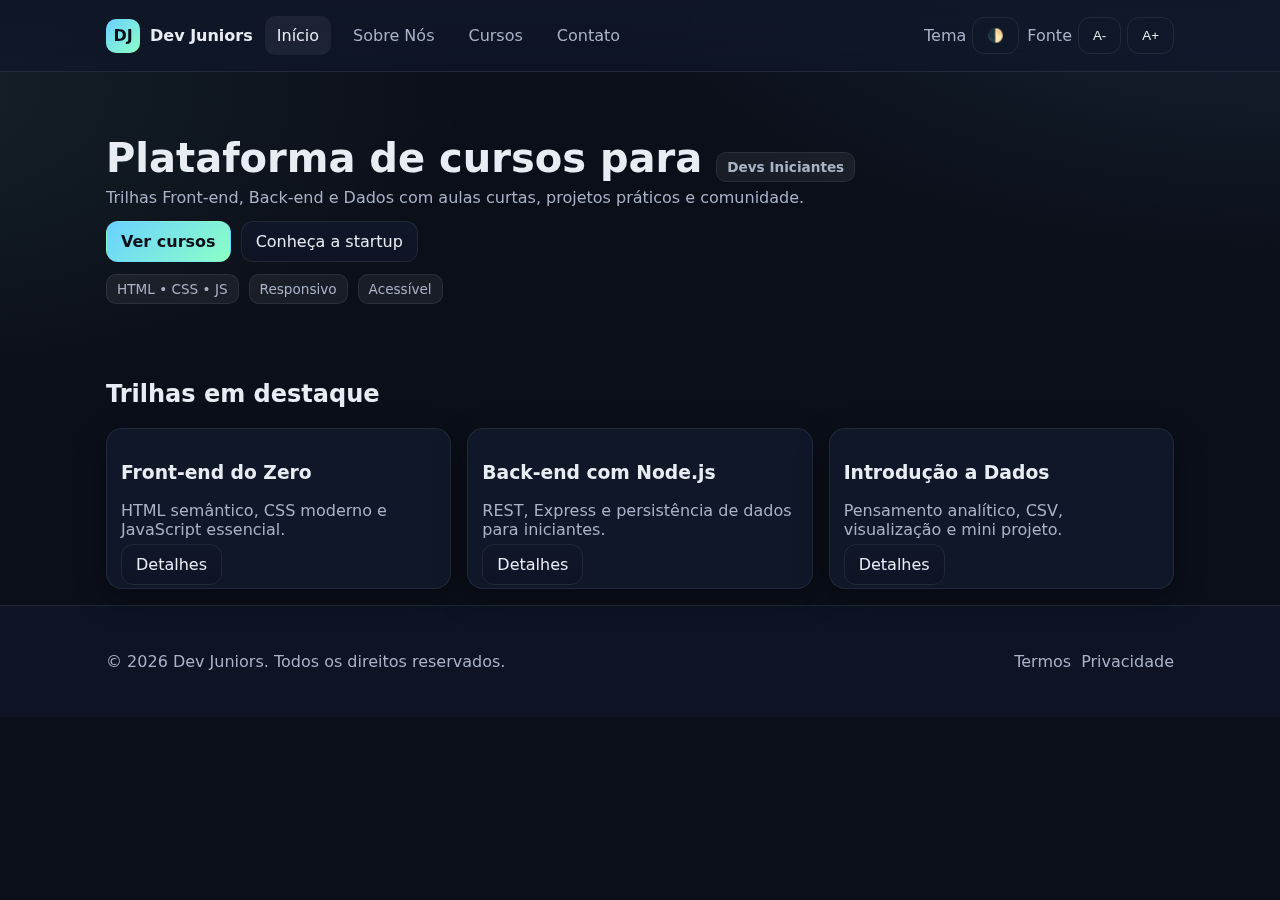
<file: index.html>
<!DOCTYPE html>
<html lang="pt-BR">
<head>
  <meta charset="UTF-8">
  <meta name="viewport" content="width=device-width, initial-scale=1">
  <title>Dev Juniors • Início</title>
  <meta name="description" content="Plataforma de cursos de tecnologia para iniciantes (dev juniors).">
  <link href="style.css" rel="stylesheet">
</head>
<body>

<header class="topbar" role="banner">
  <div class="container row">
    <a class="logo" href="index.html">
      <span class="logo-badge">DJ</span><span>Dev Juniors</span>
    </a>
    <nav class="nav" aria-label="Navegação principal">
      <a href="index.html" class="active">Início</a>
      <a href="sobre.html">Sobre Nós</a>
      <a href="servicos.html">Cursos</a>
      <a href="contato.html">Contato</a>
    </nav>
    <div class="spacer"></div>
    <div class="controls">
      <div class="theme-toggle">
        <span class="muted">Tema</span>
        <button class="btn btn-ghost" id="theme-toggle" aria-label="Alternar tema">🌓</button>
      </div>
      <div class="theme-toggle">
        <span class="muted">Fonte</span>
        <button class="btn btn-ghost" id="font-dec" aria-label="Diminuir fonte">A-</button>
        <button class="btn btn-ghost" id="font-inc" aria-label="Aumentar fonte">A+</button>
      </div>
    </div>
  </div>
</header>

<main>
  <section class="hero">
    <div class="container">
      <h1>Plataforma de cursos para <span class="badge">Devs Iniciantes</span></h1>
      <p>Trilhas Front-end, Back-end e Dados com aulas curtas, projetos práticos e comunidade.</p>
      <div class="row" style="gap:10px">
        <a class="btn btn-primary" href="servicos.html">Ver cursos</a>
        <a class="btn" href="sobre.html">Conheça a startup</a>
      </div>
      <div class="row" style="gap:10px; margin-top:12px">
        <span class="badge">HTML • CSS • JS</span>
        <span class="badge">Responsivo</span>
        <span class="badge">Acessível</span>
      </div>
    </div>
  </section>

  <section>
    <div class="container">
      <h2>Trilhas em destaque</h2>
      <div class="grid">
        <article class="card">
          <div class="body">
            <h3>Front-end do Zero</h3>
            <p class="muted">HTML semântico, CSS moderno e JavaScript essencial.</p>
            <a class="btn" href="servicos.html">Detalhes</a>
          </div>
        </article>
        <article class="card">
          <div class="body">
            <h3>Back-end com Node.js</h3>
            <p class="muted">REST, Express e persistência de dados para iniciantes.</p>
            <a class="btn" href="servicos.html">Detalhes</a>
          </div>
        </article>
        <article class="card">
          <div class="body">
            <h3>Introdução a Dados</h3>
            <p class="muted">Pensamento analítico, CSV, visualização e mini projeto.</p>
            <a class="btn" href="servicos.html">Detalhes</a>
          </div>
        </article>
      </div>
    </div>
  </section>
</main>

<footer role="contentinfo">
  <div class="container row" style="justify-content:space-between; align-items:center">
    <span>© <span id="y"></span> Dev Juniors. Todos os direitos reservados.</span>
    <div class="row" style="gap:10px">
      <a href="#" aria-label="Termos de uso">Termos</a>
      <a href="#" aria-label="Política de privacidade">Privacidade</a>
    </div>
  </div>
</footer>
<script src="app.js"></script>

</body>
</html>
</file>
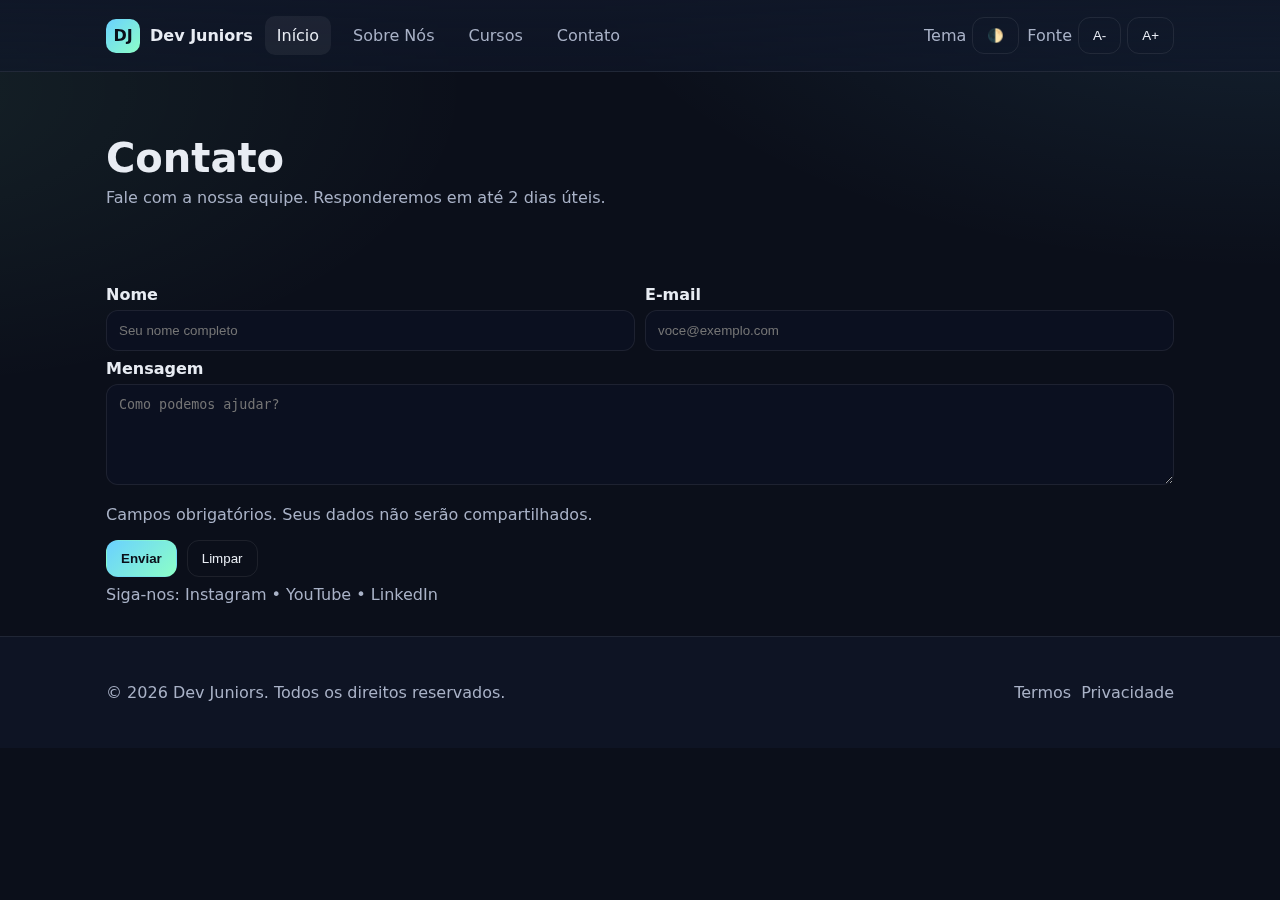
<file: contato.html>
<!DOCTYPE html>
<html lang="pt-BR">
<head>
  <meta charset="UTF-8">
  <meta name="viewport" content="width=device-width, initial-scale=1">
  <title>Dev Juniors • Contato</title>
  <link href="style.css" rel="stylesheet">
</head>
<body>

<header class="topbar" role="banner">
  <div class="container row">
    <a class="logo" href="index.html">
      <span class="logo-badge">DJ</span><span>Dev Juniors</span>
    </a>
    <nav class="nav" aria-label="Navegação principal">
      <a href="index.html" class="active">Início</a>
      <a href="sobre.html">Sobre Nós</a>
      <a href="servicos.html">Cursos</a>
      <a href="contato.html">Contato</a>
    </nav>
    <div class="spacer"></div>
    <div class="controls">
      <div class="theme-toggle">
        <span class="muted">Tema</span>
        <button class="btn btn-ghost" id="theme-toggle" aria-label="Alternar tema">🌓</button>
      </div>
      <div class="theme-toggle">
        <span class="muted">Fonte</span>
        <button class="btn btn-ghost" id="font-dec" aria-label="Diminuir fonte">A-</button>
        <button class="btn btn-ghost" id="font-inc" aria-label="Aumentar fonte">A+</button>
      </div>
    </div>
  </div>
</header>

<main>
  <section class="hero">
    <div class="container">
      <h1>Contato</h1>
      <p>Fale com a nossa equipe. Responderemos em até 2 dias úteis.</p>
    </div>
  </section>

  <section>
    <div class="container">
      <form id="contact-form" novalidate aria-describedby="form-help">
        <div class="row">
          <div style="flex:1">
            <label for="name">Nome</label>
            <input id="name" name="name" type="text" required placeholder="Seu nome completo" aria-required="true">
            <div class="error" id="err-name" role="alert" aria-live="assertive"></div>
          </div>
          <div style="flex:1">
            <label for="email">E-mail</label>
            <input id="email" name="email" type="email" required placeholder="voce@exemplo.com" aria-required="true">
            <div class="error" id="err-email" role="alert" aria-live="assertive"></div>
          </div>
        </div>
        <label for="message">Mensagem</label>
        <textarea id="message" name="message" rows="5" required placeholder="Como podemos ajudar?" aria-required="true"></textarea>
        <div class="error" id="err-message" role="alert" aria-live="assertive"></div>
        <p id="form-help" class="muted">Campos obrigatórios. Seus dados não serão compartilhados.</p>
        <div class="row" style="gap:10px; margin-top:8px">
          <button class="btn btn-primary" type="submit">Enviar</button>
          <button class="btn btn-ghost" type="reset">Limpar</button>
        </div>
        <p class="muted" style="margin-top:8px">Siga-nos:
          <a href="#" aria-label="Instagram">Instagram</a> •
          <a href="#" aria-label="YouTube">YouTube</a> •
          <a href="#" aria-label="LinkedIn">LinkedIn</a>
        </p>
      </form>
    </div>
  </section>
</main>

<footer role="contentinfo">
  <div class="container row" style="justify-content:space-between; align-items:center">
    <span>© <span id="y"></span> Dev Juniors. Todos os direitos reservados.</span>
    <div class="row" style="gap:10px">
      <a href="#" aria-label="Termos de uso">Termos</a>
      <a href="#" aria-label="Política de privacidade">Privacidade</a>
    </div>
  </div>
</footer>
<script src="app.js"></script>

</body>
</html>
</file>
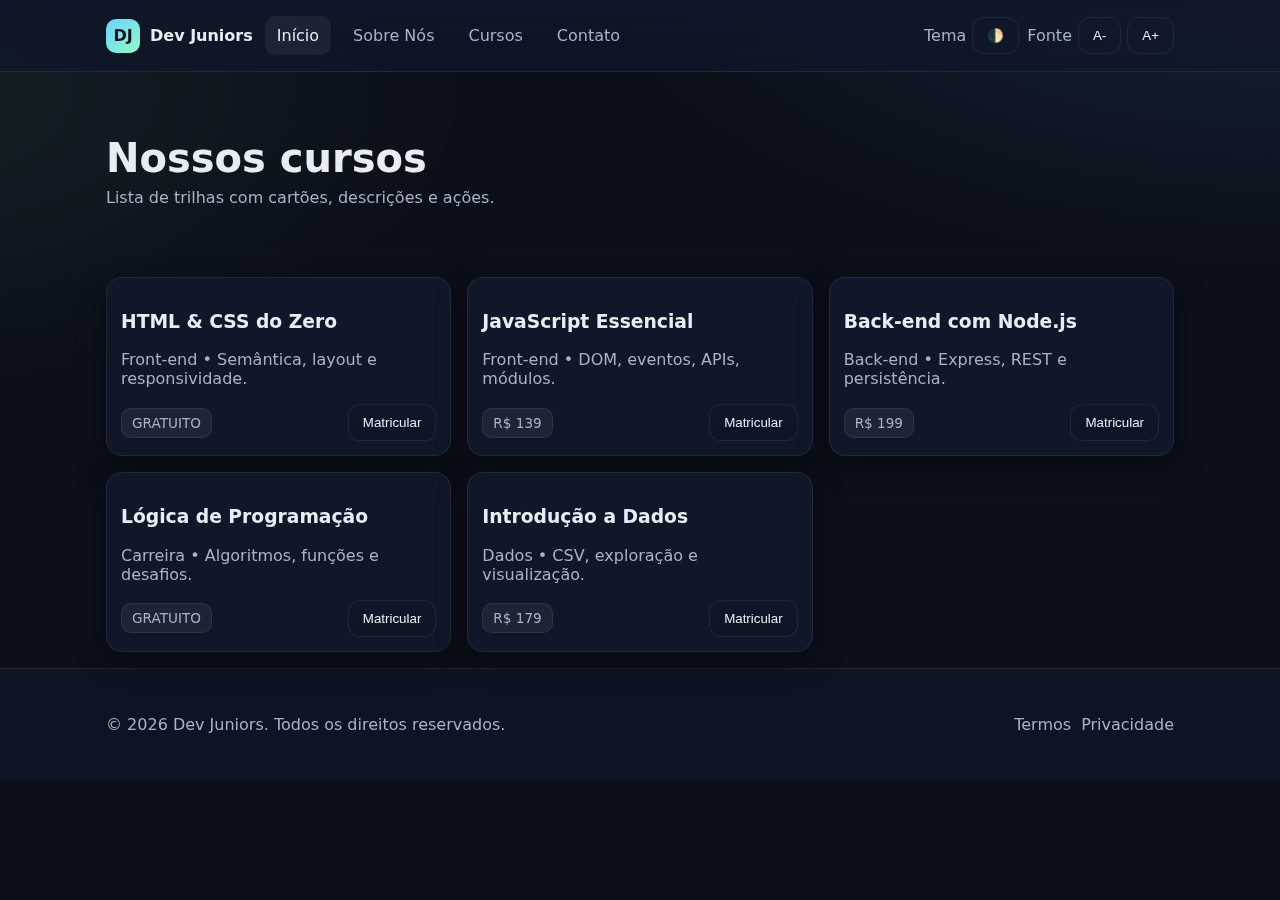
<file: servicos.html>
<!DOCTYPE html>
<html lang="pt-BR">
<head>
  <meta charset="UTF-8">
  <meta name="viewport" content="width=device-width, initial-scale=1">
  <title>Dev Juniors • Cursos</title>
  <link href="style.css" rel="stylesheet">
</head>
<body>

<header class="topbar" role="banner">
  <div class="container row">
    <a class="logo" href="index.html">
      <span class="logo-badge">DJ</span><span>Dev Juniors</span>
    </a>
    <nav class="nav" aria-label="Navegação principal">
      <a href="index.html" class="active">Início</a>
      <a href="sobre.html">Sobre Nós</a>
      <a href="servicos.html">Cursos</a>
      <a href="contato.html">Contato</a>
    </nav>
    <div class="spacer"></div>
    <div class="controls">
      <div class="theme-toggle">
        <span class="muted">Tema</span>
        <button class="btn btn-ghost" id="theme-toggle" aria-label="Alternar tema">🌓</button>
      </div>
      <div class="theme-toggle">
        <span class="muted">Fonte</span>
        <button class="btn btn-ghost" id="font-dec" aria-label="Diminuir fonte">A-</button>
        <button class="btn btn-ghost" id="font-inc" aria-label="Aumentar fonte">A+</button>
      </div>
    </div>
  </div>
</header>

<main>
  <section class="hero">
    <div class="container">
      <h1>Nossos cursos</h1>
      <p>Lista de trilhas com cartões, descrições e ações.</p>
    </div>
  </section>
  <section>
    <div class="container">
      <div class="grid" id="courses-grid" aria-live="polite"></div>
    </div>
  </section>
</main>

<footer role="contentinfo">
  <div class="container row" style="justify-content:space-between; align-items:center">
    <span>© <span id="y"></span> Dev Juniors. Todos os direitos reservados.</span>
    <div class="row" style="gap:10px">
      <a href="#" aria-label="Termos de uso">Termos</a>
      <a href="#" aria-label="Política de privacidade">Privacidade</a>
    </div>
  </div>
</footer>
<script src="app.js"></script>

</body>
</html>
</file>
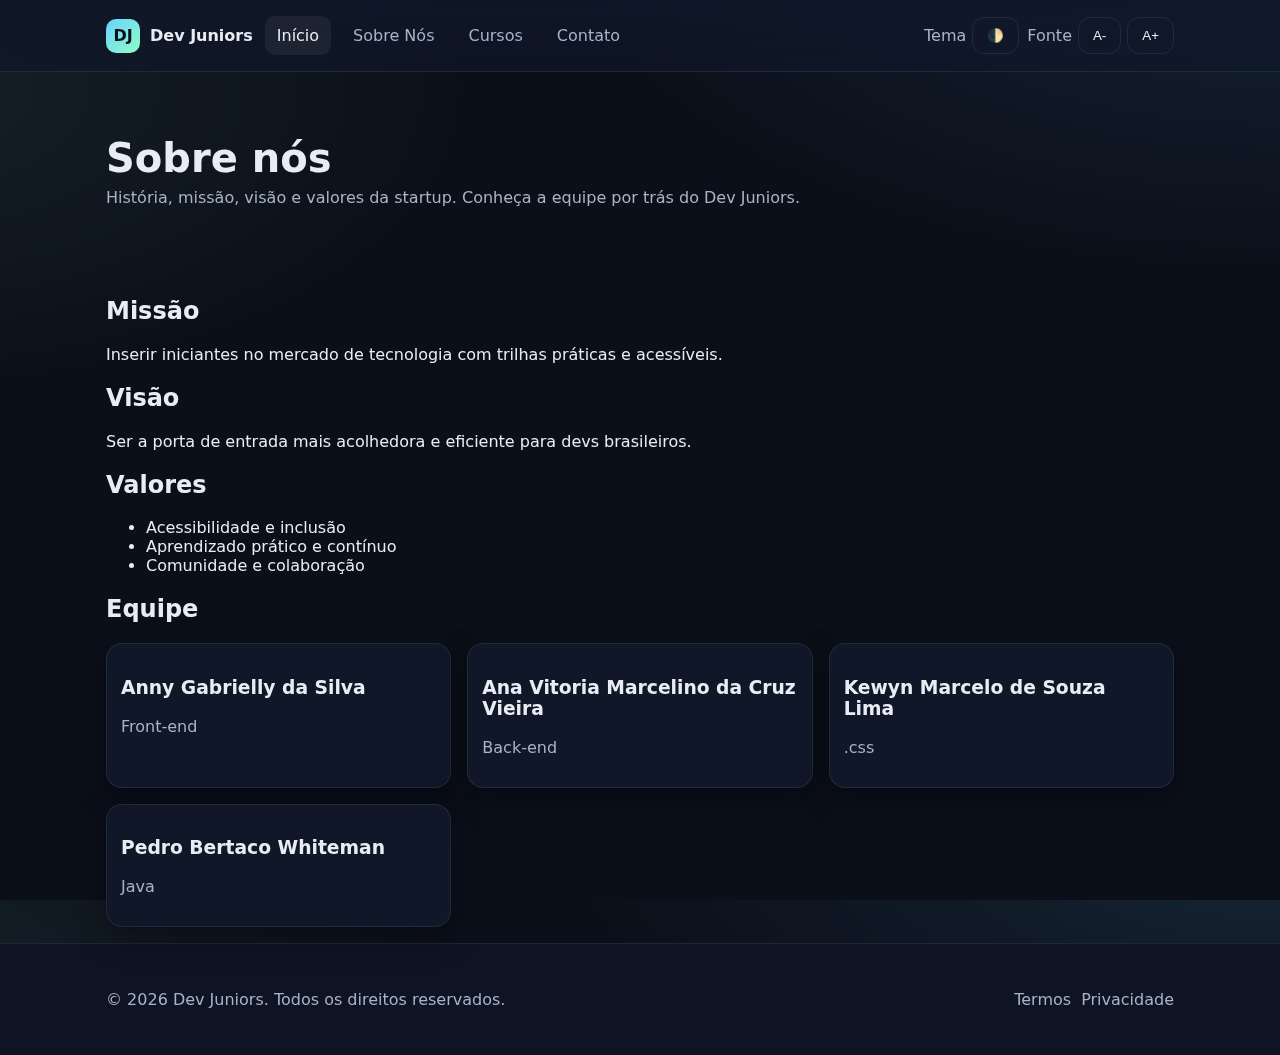
<file: sobre.html>
<!DOCTYPE html>
<html lang="pt-BR">
<head>
  <meta charset="UTF-8">
  <meta name="viewport" content="width=device-width, initial-scale=1">
  <title>Dev Juniors • Sobre Nós</title>
  <link href="style.css" rel="stylesheet">
</head>
<body>

<header class="topbar" role="banner">
  <div class="container row">
    <a class="logo" href="index.html">
      <span class="logo-badge">DJ</span><span>Dev Juniors</span>
    </a>
    <nav class="nav" aria-label="Navegação principal">
      <a href="index.html" class="active">Início</a>
      <a href="sobre.html">Sobre Nós</a>
      <a href="servicos.html">Cursos</a>
      <a href="contato.html">Contato</a>
    </nav>
    <div class="spacer"></div>
    <div class="controls">
      <div class="theme-toggle">
        <span class="muted">Tema</span>
        <button class="btn btn-ghost" id="theme-toggle" aria-label="Alternar tema">🌓</button>
      </div>
      <div class="theme-toggle">
        <span class="muted">Fonte</span>
        <button class="btn btn-ghost" id="font-dec" aria-label="Diminuir fonte">A-</button>
        <button class="btn btn-ghost" id="font-inc" aria-label="Aumentar fonte">A+</button>
      </div>
    </div>
  </div>
</header>

<main>
  <section class="hero">
    <div class="container">
      <h1>Sobre nós</h1>
      <p>História, missão, visão e valores da startup. Conheça a equipe por trás do Dev Juniors.</p>
    </div>
  </section>
  <section>
    <div class="container">
      <h2>Missão</h2>
      <p>Inserir iniciantes no mercado de tecnologia com trilhas práticas e acessíveis.</p>
      <h2>Visão</h2>
      <p>Ser a porta de entrada mais acolhedora e eficiente para devs brasileiros.</p>
      <h2>Valores</h2>
      <ul>
        <li>Acessibilidade e inclusão</li>
        <li>Aprendizado prático e contínuo</li>
        <li>Comunidade e colaboração</li>
      </ul>
      <h2>Equipe</h2>
      <div class="grid">
        <article class="card"><div class="body"><h3>Anny Gabrielly da Silva</h3><p class="muted">Front-end</p></div></article>
        <article class="card"><div class="body"><h3>Ana Vitoria Marcelino da Cruz Vieira</h3><p class="muted">Back-end</p></div></article>
        <article class="card"><div class="body"><h3>Kewyn Marcelo de Souza Lima</h3><p class="muted">.css</p></div></article>
        <article class="card"><div class="body"><h3>Pedro Bertaco Whiteman</h3><p class="muted">Java</p></div></article>
      </div>
    </div>
  </section>
</main>

<footer role="contentinfo">
  <div class="container row" style="justify-content:space-between; align-items:center">
    <span>© <span id="y"></span> Dev Juniors. Todos os direitos reservados.</span>
    <div class="row" style="gap:10px">
      <a href="#" aria-label="Termos de uso">Termos</a>
      <a href="#" aria-label="Política de privacidade">Privacidade</a>
    </div>
  </div>
</footer>
<script src="app.js"></script>

</body>
</html>
</file>
<file: style.css>
/* Dev Juniors - Hackteen compliant UI */
:root{
  --bg:#0b0f1a; --panel:#101728; --panel-2:#0e1424;
  --text:#e8ecf3; --muted:#a9b2c7;
  --brand:#6ad1ff; --brand-2:#8cffc7;
  --danger:#ff6b6b; --ok:#5cf29b;
  --border:rgba(255,255,255,.08);
  --shadow:0 10px 30px rgba(0,0,0,.35);
  --radius:16px;
  --fs:16px;
}
*{box-sizing:border-box} html,body{height:100%}
body{
  margin:0; font-family:Inter,system-ui,Segoe UI,Roboto,Helvetica,Arial,sans-serif;
  font-size:var(--fs);
  background:
    radial-gradient(1200px 600px at 100% -10%, rgba(106,209,255,.12), transparent 60%),
    radial-gradient(1000px 500px at -10% 10%, rgba(140,255,199,.08), transparent 60%),
    var(--bg);
  color:var(--text);
  -webkit-font-smoothing:antialiased; -moz-osx-font-smoothing:grayscale;
}
a{color:inherit; text-decoration:none}
img{max-width:100%; display:block}
.container{max-width:1100px; margin:0 auto; padding:16px}
.row{display:flex; align-items:center; gap:12px}
.spacer{flex:1}
.muted{color:var(--muted)}

/* Topbar */
.topbar{position:sticky; top:0; z-index:50; backdrop-filter:saturate(1.2) blur(8px);
  background:linear-gradient(180deg, rgba(16,23,40,.9), rgba(16,23,40,.65));
  border-bottom:1px solid var(--border);
}
.logo{display:flex; align-items:center; gap:10px; font-weight:700}
.logo-badge{width:34px;height:34px;border-radius:10px;display:grid;place-items:center;
  background:linear-gradient(135deg,var(--brand),var(--brand-2)); color:#0a0e19; font-weight:800}
.nav{display:flex; gap:10px; flex-wrap:wrap}
.nav a{padding:10px 12px; border-radius:10px; color:var(--muted)}
.nav a.active,.nav a:hover{color:var(--text); background:rgba(255,255,255,.06)}

/* Buttons */
.btn{padding:10px 14px; border-radius:12px; border:1px solid var(--border);
  background:linear-gradient(180deg,var(--panel),var(--panel-2)); color:var(--text); cursor:pointer; transition:.2s}
.btn:hover{filter:brightness(1.08)}
.btn-primary{background:linear-gradient(135deg,var(--brand),var(--brand-2)); color:#0a0e19; border-color:transparent; font-weight:700}
.btn-ghost{background:transparent}
.badge{padding:6px 10px;border-radius:10px;border:1px solid var(--border);background:rgba(255,255,255,.06);color:var(--muted);font-size:.85rem}

/* Cards & grid */
.grid{display:grid; gap:16px; grid-template-columns:repeat(3,1fr)}
.card{background:var(--panel); border:1px solid var(--border); border-radius:var(--radius); overflow:hidden; box-shadow:var(--shadow)}
.card .body{padding:14px}

/* Sections */
.hero{padding:48px 16px 24px}
.hero h1{font-size:clamp(28px,5vw,40px); line-height:1.1; margin:0 0 8px}
.hero p{color:var(--muted); margin:0 0 14px}

/* Forms */
input,textarea,select{width:100%; padding:12px; border-radius:12px; border:1px solid var(--border); background:#0b1020; color:var(--text); outline:none}
label{display:block; font-weight:600; margin:8px 0 6px}
form .row{gap:10px; align-items:flex-start}
.error{color:var(--danger); font-size:.9rem}

/* Footer */
footer{padding:30px 16px; border-top:1px solid var(--border); color:var(--muted); background:#0e1424}

/* Acessibilidade: tamanho da fonte e tema */
.controls{display:flex; gap:8px; align-items:center}
.controls button{min-width:34px}
.theme-toggle{display:flex; gap:6px; align-items:center}
:root.light{ --bg:#f6f8fc; --panel:#ffffff; --panel-2:#f3f5f8; --text:#0b0f1a; --muted:#516079; --border:rgba(0,0,0,.08) }
@media (max-width: 900px){ .grid{grid-template-columns:repeat(2,1fr)} }
@media (max-width: 640px){ .grid{grid-template-columns:1fr} .nav{display:none} }
</file>
